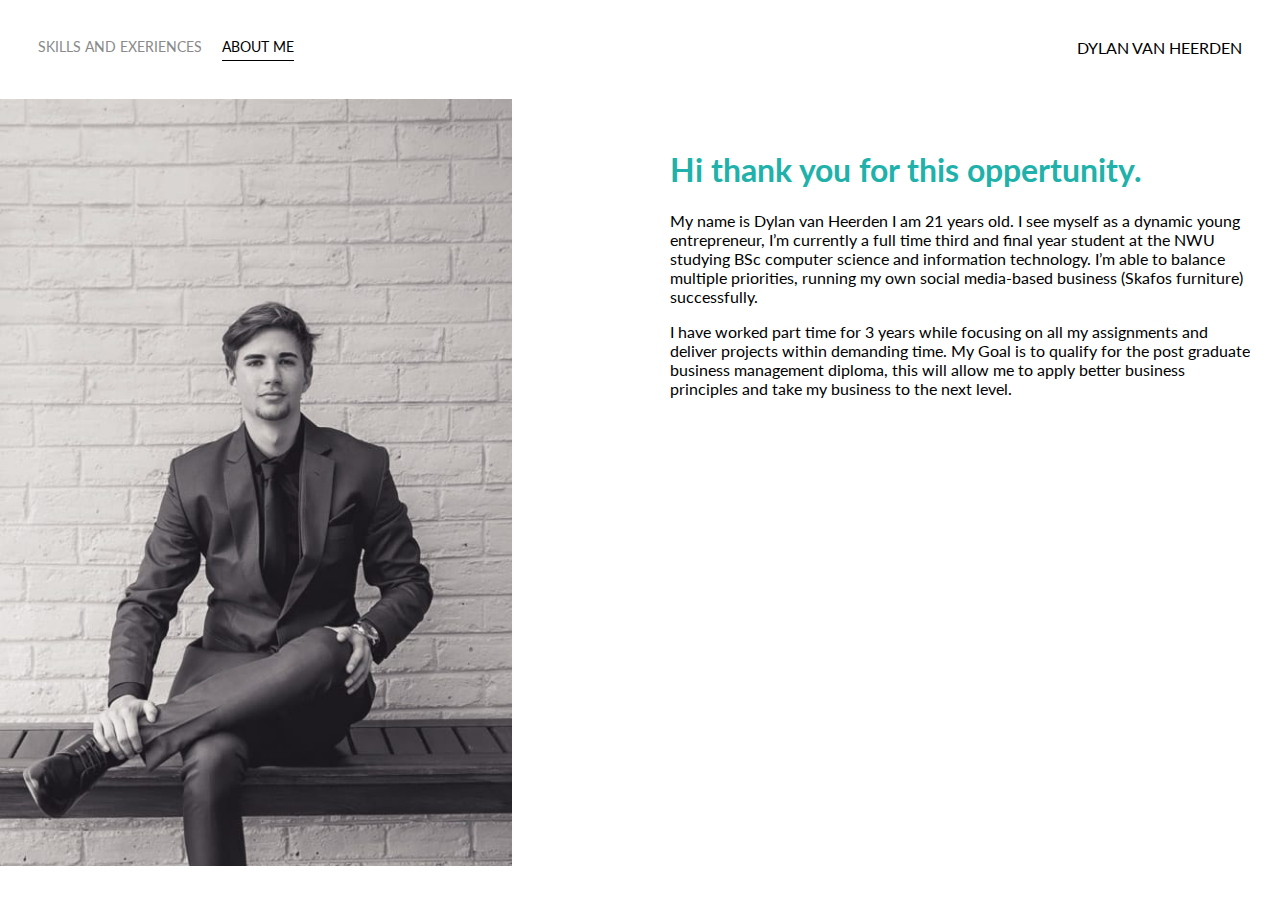
<file: about.html>
<!DOCTYPE html>
<html lang='en'>

<head>
  <meta charset='UTF-8'>
  <title>Portfolio Homepage</title>
  <link href="https://fonts.googleapis.com/css?family=Lato" rel="stylesheet">
  <link rel="stylesheet" href="styles.css">
</head>

<body>
  <div class="container">
    <div class="nav-wrapper">
      <div class="left-side">
        <div class="nav-link-wrapper">
          <a href="index.html">Skills and exeriences</a>
        </div>

        <div class="nav-link-wrapper active-nav-link">
          <a href="about.html">About Me</a>
        </div>
      </div>

      <div class="right-side">
        <div class="brand">
          DYLAN VAN HEERDEN
        </div>
      </div>
    </div>

    <div class="content-wrapper">
      <div class="two-column-wrapper">
        <div class="profile-image-wrapper">
          <img src="images\cvpic.jpg" alt="">
        </div>



        <div class="profile-content-wrapper">
          <h1>Hi thank you for this oppertunity.</h1>
          <p>My name is Dylan van Heerden I am 21 years old. I see myself as a dynamic young entrepreneur, I’m currently a full time third and final year student at the NWU studying BSc computer science and information technology. 
            I’m able to balance multiple priorities, running my own social media-based business (Skafos furniture) successfully. 
            
          </p>

          <p>I have worked part time for 3 years while focusing on all my assignments and deliver projects within demanding time.
            My Goal is to qualify for the post graduate business management diploma, this will allow me to apply better business principles and take my business to the next level.
            </p>
        </div>
      </div>
    </div>
  </div>

</body>

</html>
</file>
<file: styles.css>
body {
    font-family: "Lato", sans-serif;
    margin: 0px;
  }
  
  .container {
    display: grid;
    grid-template-columns: 1fr;
  }
  
  .nav-wrapper {
    display: flex;
    justify-content: space-between;
    padding: 38px;
  }
  
  .left-side {
    display: flex;
  }
  
  .nav-wrapper > .left-side > div {
    margin-right: 20px;
    text-transform: uppercase;
    font-size: 0.9rem;
  }
  
  .nav-link-wrapper {
    height: 22px;
    border-bottom: 1px solid transparent;
    transition: border-bottom 0.5s;
  }
  
  .active-nav-link {
    border-bottom: 1px solid black;
  }
  
  .active-nav-link a {
    color: black !important;
  }
  
  .nav-link-wrapper a {
    color: #8a8a8a;
    text-decoration: none;
    transition: color 0.5s;
  }
  
  .nav-link-wrapper:hover {
    border-bottom: 1px solid black;
  }
  
  .nav-link-wrapper a:hover {
    color: black;
  }
  
  .portfolio-items-wrapper {
    display: grid;
    grid-template-columns: 1fr 1fr 1fr;
  }
  
  .portfolio-item-wrapper {
    position: relative;
  }
  
  .portfolio-img-background {
    background-size: cover;
    background-position: center;
    background-repeat: no-repeat;
    height: 350px;
    width: 100%;
  }
  
  .img-text-wrapper {
    position: absolute;
    top: 0;
    display: flex;
    flex-direction: column;
    justify-content: center;
    align-items: center;
    height: 100%;
    text-align: center;
    padding-left: 100px;
    padding-right: 100px;
  }
  
  .img-text-wrapper .subtitle {
    transition: 1s;
    color: transparent;
  }
  
  .image-blur {
    transition: 1s;
    filter: brightness(10%);
  }
  
  .img-text-wrapper:hover .subtitle {
    color: lightseagreen;
    font-weight: 600;
  }
  
  .logo-wrapper img {
    width: 80%;
    margin-bottom: 20px;
  }
  
  .two-column-wrapper {
    display: grid;
    grid-template-columns: 1fr 1fr;
  }
  
  .profile-image-wrapper img {
    width: 80%;
  }
  
  .profile-content-wrapper {
    padding: 30px;
  }
  
  .profile-content-wrapper h1 {
    color: lightseagreen;
  }
</file>
